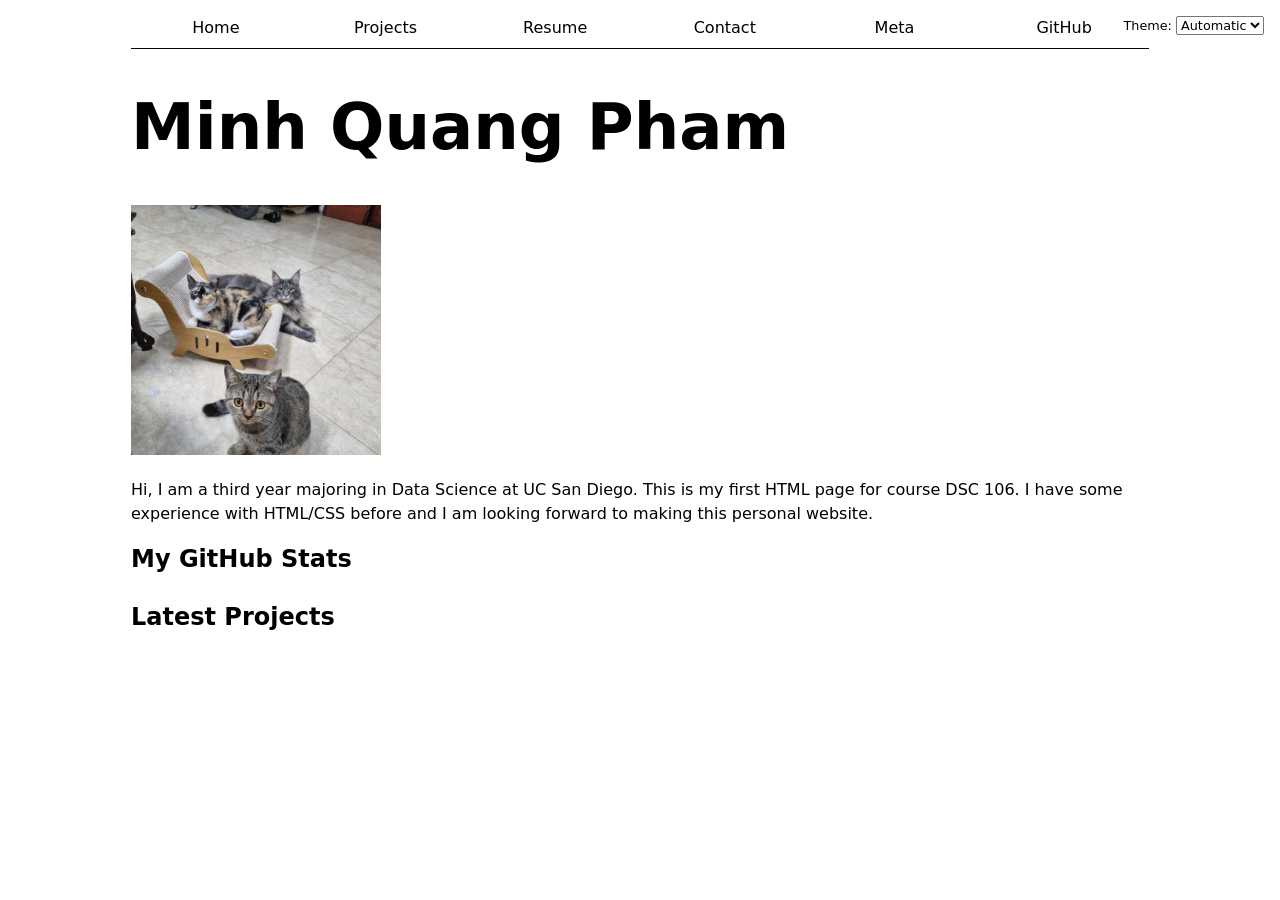
<file: index.html>
<!DOCTYPE html>
<html lang="en">
<head>
    <meta charset="UTF-8">
    <meta name="viewport" content="width=device-width, initial-scale=1.0">
    <title>Minh Quang Pham: Personal site and portfolio</title>
    <link href="style.css" rel="stylesheet"> 
    <script src="global.js" type="module"></script>
    <script src="index.js" type="module" defer></script>
</head>
<body>
    <h1>Minh Quang Pham</h1>
    <img src="images/cats.jpg" alt="A picture of my three cute cats" width="250" height="250" />
    <p>Hi, I am a third year majoring in Data Science at UC San Diego.
    This is my first HTML page for course DSC 106. 
    I have some experience with HTML/CSS before and I am looking forward to making this personal website. 
    </p>
    <h2>My GitHub Stats</h2>
    <div id="profile-stats"></div>
    <h2>Latest Projects</h2>
    <div class="projects"></div>
</body>
</html>
</file>
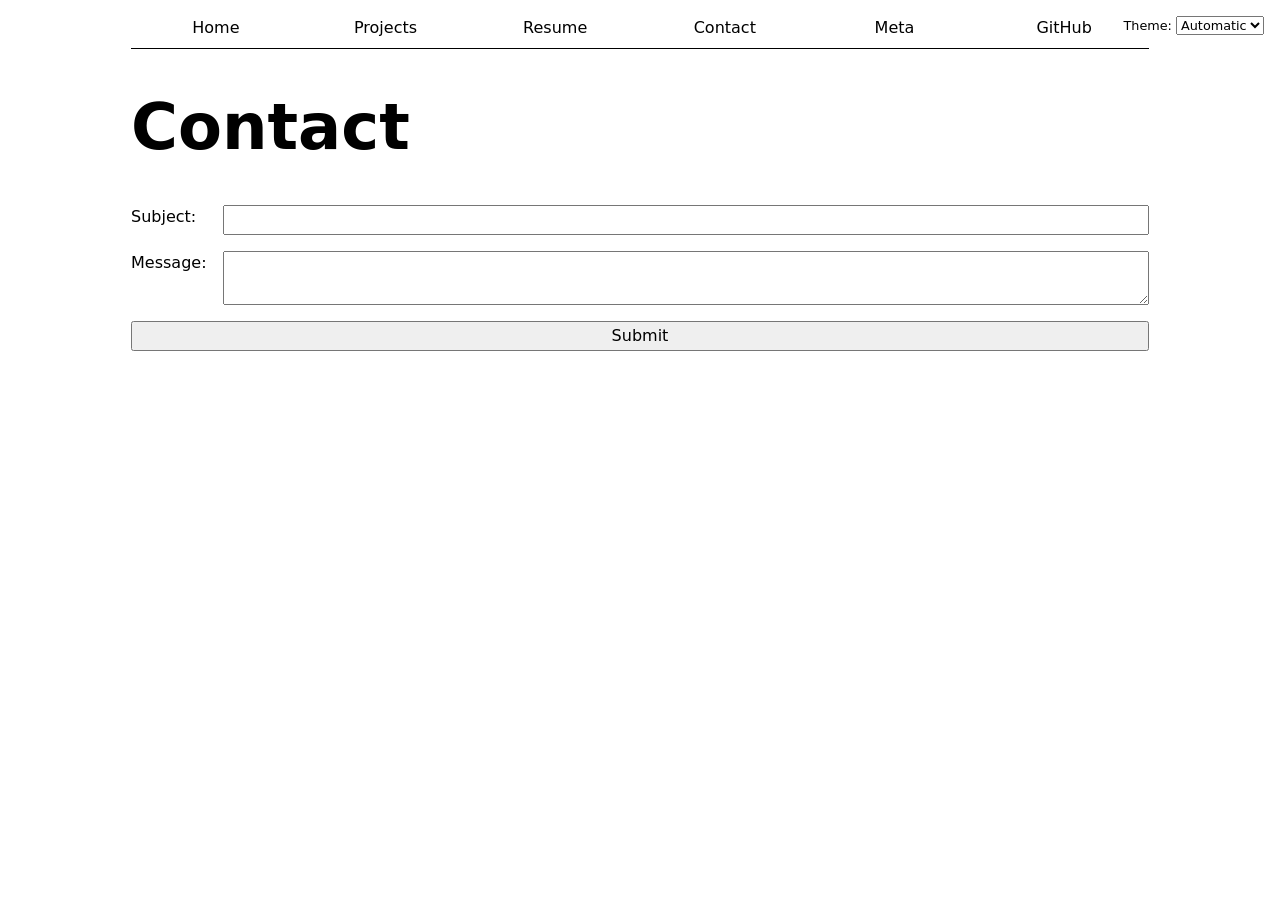
<file: contact/index.html>
<!DOCTYPE html>
<html lang="en">
<head>
    <meta charset="UTF-8">
    <meta name="viewport" content="width=device-width, initial-scale=1.0">
    <title>Minh Quang Pham: Contact</title>
    <link href="../style.css" rel="stylesheet">
    <script src="../global.js" type="module"></script>
</head>
<body>
    <h1>Contact</h1>
    <form action="mailto:minh24y5@gmail.com">
        <label for="subject">Subject:
            <input name="subject">
        </label>
        <label for="body">Message:
            <textarea name="body"></textarea>
        </label>
        <button>Submit</button>
    </form>
</body>
</html>
</file>
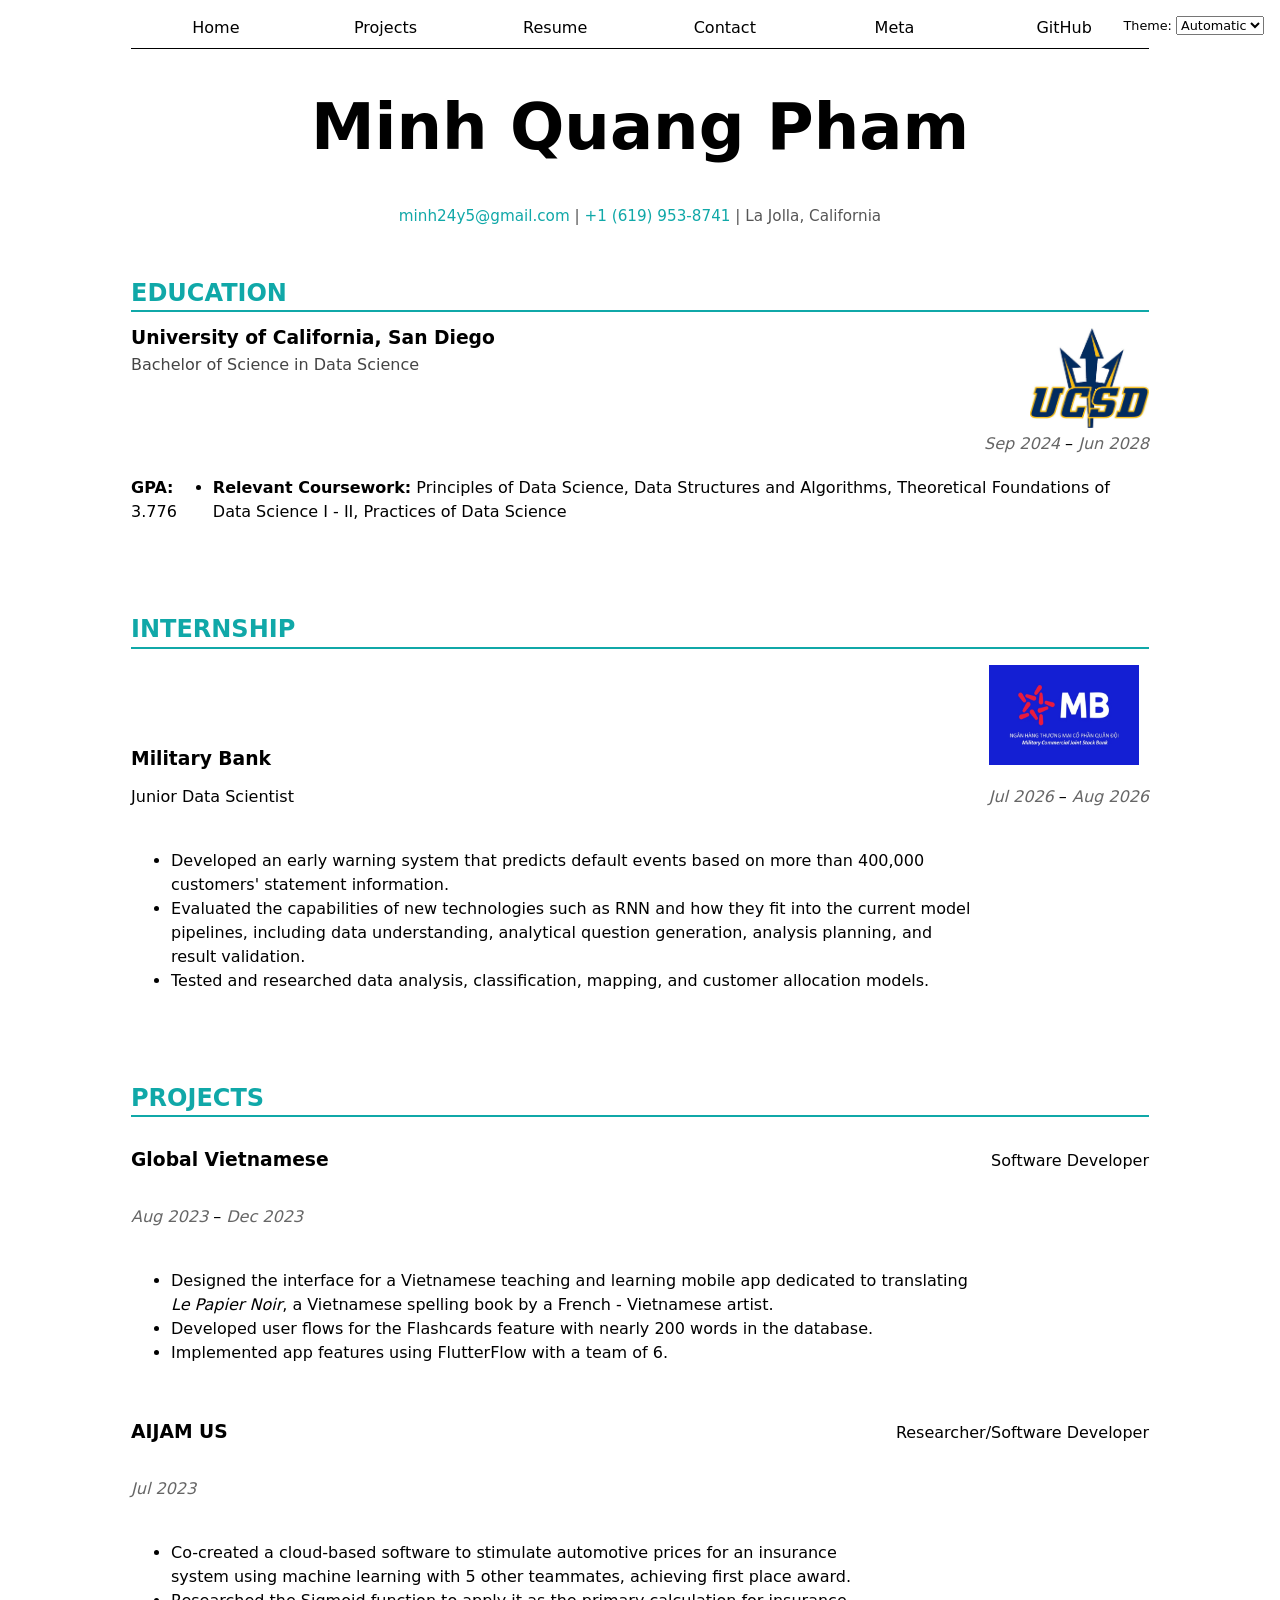
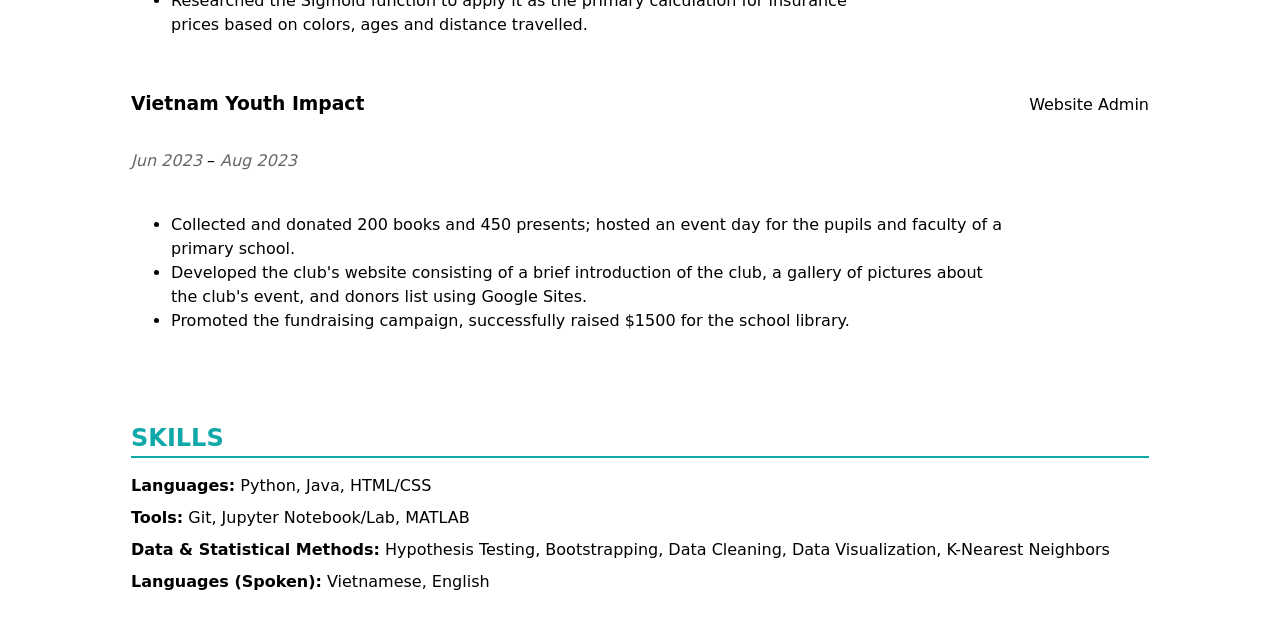
<file: resume/index.html>
<!DOCTYPE html>
<html lang="en">
<head>
    <meta charset="UTF-8">
    <meta name="viewport" content="width=device-width, initial-scale=1.0">
    <title>Minh Quang Pham: Resume</title>
    <link href="../style.css" rel="stylesheet">
    <script src="../global.js" type="module"></script>
</head>
<body>
    <header id="resume_head">
        <h1>Minh Quang Pham</h1>
        <p>
            <a href="mailto:minh24y5@gmail.com">minh24y5@gmail.com</a> | 
            <a href="tel:+16199538741">+1 (619) 953-8741</a> | 
            La Jolla, California
        </p>
    </header>

    <main id="resume">
        <section id="education">
            <h2>EDUCATION</h2>
            <article>
                <header>
                    <div class="title-info">
                        <h3>University of California, San Diego</h3>
                        <p>Bachelor of Science in Data Science</p>
                    </div>

                    <div class="meta-info">
                        <img src="../images/ucsd.jpg" alt="UCSD logo" width="150" height="100"/>
                        <p>
                            <time datetime="2024-09">Sep 2024</time> &ndash; <time datetime="2028-06">Jun 2028</time>
                        </p>
                    </div>
                </header>

                <p><strong>GPA:</strong> 3.776</p>
                <ul>
                    <li><strong>Relevant Coursework:</strong> Principles of Data Science, Data Structures and Algorithms, Theoretical Foundations of Data Science I - II, Practices of Data Science</li>
                </ul>
            </article>
        </section>

        <section id="internship">
            <h2>INTERNSHIP</h2>
            <article>
                <header>
                    <h3>Military Bank</h3>
                    <img src="../images/mb.png" alt="Military Bank symbol" width="150" height="100" />
                    <p>Junior Data Scientist</p>
                    <p>
                        <time datetime="2026-07">Jul 2026</time> &ndash; <time datetime="2026-08">Aug 2026</time>
                    </p>
                </header>
                <ul>
                    <li>Developed an early warning system that predicts default events based on more than 400,000 customers' statement information.</li>
                    <li>Evaluated the capabilities of new technologies such as RNN and how they fit into the current model pipelines, including data understanding, analytical question generation, analysis planning, and result validation.</li>
                    <li>Tested and researched data analysis, classification, mapping, and customer allocation models.</li>
                </ul>
            </article>
        </section>

        <section id="projects">
            <h2>PROJECTS</h2>
            
            <article>
                <header>
                    <h3>Global Vietnamese</h3>
                    <p>Software Developer</p>
                    <p>
                        <time datetime="2023-08">Aug 2023</time> &ndash; <time datetime="2023-12">Dec 2023</time>
                    </p>
                </header>
                <ul>
                    <li>Designed the interface for a Vietnamese teaching and learning mobile app dedicated to translating <em>Le Papier Noir</em>, a Vietnamese spelling book by a French - Vietnamese artist.</li>
                    <li>Developed user flows for the Flashcards feature with nearly 200 words in the database.</li>
                    <li>Implemented app features using FlutterFlow with a team of 6.</li>
                </ul>
            </article>

            <article>
                <header>
                    <h3>AIJAM US</h3>
                    <p>Researcher/Software Developer</p>
                    <p>
                        <time datetime="2023-07">Jul 2023</time>
                    </p>
                </header>
                <ul>
                    <li>Co-created a cloud-based software to stimulate automotive prices for an insurance system using machine learning with 5 other teammates, achieving first place award.</li>
                    <li>Researched the Sigmoid function to apply it as the primary calculation for insurance prices based on colors, ages and distance travelled.</li>
                </ul>
            </article>

            <article>
                <header>
                    <h3>Vietnam Youth Impact</h3>
                    <p>Website Admin</p>
                    <p>
                        <time datetime="2023-06">Jun 2023</time> &ndash; <time datetime="2023-08">Aug 2023</time>
                    </p>
                </header>
                <ul>
                    <li>Collected and donated 200 books and 450 presents; hosted an event day for the pupils and faculty of a primary school.</li>
                    <li>Developed the club's website consisting of a brief introduction of the club, a gallery of pictures about the club's event, and donors list using Google Sites.</li>
                    <li>Promoted the fundraising campaign, successfully raised $1500 for the school library.</li>
                </ul>
            </article>
        </section>

        <section id="skills">
            <h2>SKILLS</h2>
            <ul>
                <li><strong>Languages:</strong> Python, Java, HTML/CSS</li>
                <li><strong>Tools:</strong> Git, Jupyter Notebook/Lab, MATLAB</li>
                <li><strong>Data &amp; Statistical Methods:</strong> Hypothesis Testing, Bootstrapping, Data Cleaning, Data Visualization, K-Nearest Neighbors</li>
                <li><strong>Languages (Spoken):</strong> Vietnamese, English</li>
            </ul>
        </section>
    </main>
</body>
</html>
</file>
<file: style.css>
html {
  --color-accent: oklch(66.343% 0.11111 194.847);
  accent-color: var(--color-accent);
}

h1, h2, h3, h4, h5, h6 {
  line-height: 1.1;         
  text-wrap: balance;
}

h1 {
  font-size: 4rem;
}

body {
  /* Set line height to 1.5 times the font size
	   and use the OS’s UI font as the website font
	 */
  font: 100%/1.5 system-ui;

  max-width: 100ch;
  margin-inline: max(1em, (100% - 100ch) / 2);
}

nav {
  --border-color: oklch(50% 10% 200 / 40%);
  
  display: flex;
  margin-bottom: 1.5rem;
  border-bottom: 1px solid;

  ul, li {
    display: contents;
  }

  a {
    flex: 1;
    text-decoration: none;
    color: inherit;
    text-align: center;
    padding: 0.5em;

    &.current {
      border-bottom: 0.4em solid var(--border-color);
    }

    &:hover {
      border-bottom: 0.4em solid var(--color-accent);
      background-color: color-mix(in oklch, var(--color-accent), canvas 85%);
    }
  }
}

input, textarea, button, select {
  font: inherit;
}

form {
  display: grid;
  grid-template-columns: auto 1fr;
  gap: 1em;

  label {
    display: grid;
    grid-template-columns: subgrid;
    grid-column: 1 / -1;
  }

  button {
    grid-column: 1 / -1;
  }
}

.projects {
  display: grid;
  grid-template-columns: repeat(auto-fill, minmax(15em, 1fr));
  gap: 1em;

  article {
    grid-template-rows: subgrid;
    grid-row: span 3;

    h2 {
      margin: 0;
      padding-bottom: 0.25em;
      overflow: visible;
    }

    img {
      display: block;
      width: 100%;
      aspect-ratio: 2 / 1;
      object-fit: cover;
    }
  }

  .project-year {
    display: block;
    font-family: Baskerville, 'Palatino Linotype', Georgia, serif;
    font-style: italic;
    font-variant-numeric: oldstyle-nums;
    color: #3f495e;
  }
}

#projects-pie-plot {
  flex: 1;
  max-width: 20em;
  min-width: 0;
  overflow: visible;
}

.legend {
  flex: 1;                 
  min-width: 0;            
  display: grid;
  grid-template-columns: repeat(auto-fill, minmax(8em, 1fr));
  gap: 0.5em;
  list-style: none;
  padding: 1em;
  border: 1px solid #ccc;
}

.legend-item {
  display: flex;
  align-items: center;
  gap: 0.5em;
}

.swatch {
  display: inline-block;
  width: 1em;
  aspect-ratio: 1 / 1;
  background-color: var(--color);
  border-radius: 50%;
}

#resume {
  display: flex;
  flex-direction: column;
  gap: 2rem;

  section h2 {
    color: var(--color-accent);
    border-bottom: 2px solid var(--color-accent);
    padding-bottom: 0.25rem;
    margin-bottom: 1rem;
  }

  article {
    display: grid;
    grid-template-columns: 1fr auto;
    gap: 0.5rem 1rem;
    margin-bottom: 1.5rem;

    header {
      grid-column: 1 / -1;
      display: grid;
      grid-template-columns: subgrid;
      align-items: baseline;

      h3 {
        margin: 0;
      }

      time {
        font-style: italic;
        color: #666;
      }
    }
  }

  #skills ul {
    list-style-type: none;
    padding: 0;

    li {
      margin-bottom: 0.5rem;
    }
  }
}

#resume_head {
  text-align: center;
  margin-bottom: 2rem;

  p {
    font-size: 0.95rem;
    color: #555;
    margin-top: 0.5rem;

    a {
      color: var(--color-accent);
      text-decoration: none;

      &:hover {
        text-decoration: underline;
      }
    }
  }
}

#education article {
  margin-bottom: 1.5rem;

  header {
    display: flex;
    justify-content: space-between;
    align-items: flex-start;
    gap: 1rem;
    margin-bottom: 0.5rem;

    .title-info {
      h3 {
        margin: 0;
      }

      p {
        margin: 0.25rem 0 0 0;
        color: #444;
      }
    }

    .meta-info {
      display: flex;
      flex-direction: column;
      align-items: flex-end; 
      text-align: right;

      img {
        max-height: 100px;
        width: auto;
        margin-bottom: 0.25rem;
      }

      p {
        margin: 0;

        time {
          font-style: italic;
          color: #666;
        }
      }
    }
  }

  p {
    margin: 0.25rem 0;
  }

  ul {
    margin-top: 0.25rem;
    padding-left: 1.25rem;
  }
}

.color-scheme {
  position: absolute;
  top: 1rem;
  right: 1rem;
  font-size: 80%;
}

#profile-stats {
    margin-block: 2rem;

  h2 {
    margin: 0 0 1rem;
    font-size: 1.5rem;
    font-weight: 700;
  }

  dl {
    display: grid;
    grid-template-columns: repeat(4, 1fr);
    gap: 0.25rem 1rem;
    margin: 0;
  }

  dt {
    grid-row: 1;
    font-size: 0.8rem;
    text-transform: uppercase;
    color: #4e5666;
  }

  dd {
    grid-row: 2;
    margin: 0;
    font-size: clamp(1.25rem, 4vw, 2.25rem);
    font-weight: 400;
    line-height: 1.1;
  }
}

.container {
  display: flex;
  align-items: center;
  gap: 2em;
}

.searchBar {
  display: block;
  width: 100%;
  box-sizing: border-box;
  margin-top: 2em;
  margin-bottom: 1em;
  padding: 0.5em 0.75em;
  font-size: 1rem;
}

&:has(path:hover) {
  path:not(:hover) {
    opacity: 0.5;
  }
}

path {
  transition: 300ms;
}

.selected {
  --color: oklch(60% 45% 0) !important;

  &:is(path) {
    fill: var(--color);
  }
}

#stats {
  margin-block: 2rem;

  h2 {
    margin: 0 0 1rem;
    font-size: 1.5rem;
    font-weight: 700;
  }

  dl {
    display: grid;
    grid-template-columns: repeat(4, 1fr);
    gap: 0.25rem 1rem;
    margin: 0;
  }

  dt {
    grid-row: 1;
    font-size: 0.8rem;
    text-transform: uppercase;
  }

  dd {
    grid-row: 2;
    margin: 0;
    font-size: clamp(1.25rem, 4vw, 2.25rem);
    font-weight: 400;
    line-height: 1.1;
  }
}

#chart .gridlines line {
  stroke: #999;
  stroke-opacity: 0.6;
  stroke-width: 0.5;
}
#chart .gridlines path {
  stroke: none;
}

dl.info {
  display: grid;
  grid-template-columns: auto 1fr; 
  gap: 0.25em 1em;
  margin: 0;
}

dl.info dt {
  grid-column: 1;
  margin: 0;
  color: #666;         
  font-size: 0.85em;
  text-transform: uppercase;
  letter-spacing: 0.05em;
}

dl.info dd {
  grid-column: 2;
  margin: 0;
  font-weight: 600;    
}

.tooltip {
  position: fixed;
  top: 1em;
  left: 1em;
  z-index: 10;
  pointer-events: none;

  padding: 0.75em 1em;
  background-color: rgba(255, 255, 255, 0.8);
  border-radius: 8px;
  box-shadow: 0 4px 12px rgba(0, 0, 0, 0.15);
  backdrop-filter: blur(6px);
  -webkit-backdrop-filter: blur(6px);

  opacity: 0;
  visibility: hidden;
  transition: opacity 0.35s ease, visibility 0.35s;
}

.tooltip.visible {
  opacity: 1;
  visibility: visible;
}

circle {
  @starting-style {
  r: 0;
  }

  transition: all 100ms, r calc(var(--r) * 100ms);
  transform-origin: center;
  transform-box: fill-box;
}

circle.selected {
  fill: #ff6b6b;
}

circle:hover {
  transform: scale(1.5);
}

@keyframes marching-ants {
  to {
    stroke-dashoffset: -8; /* 5 + 3 */
  }
}

.selection {
  fill-opacity: 0.1;
  stroke: black;
  stroke-opacity: 0.7;
  stroke-dasharray: 5 3;
  animation: marching-ants 2s linear infinite;
}

#language-breakdown {
  display: grid;
  grid-template-columns: repeat(auto-fit, minmax(10em, 1fr));
  gap: 1em;
  margin: 0.5em 0 0;

  dt {
    grid-row: 1;             
    margin: 0;
    font-size: 3em;
    text-transform: uppercase;
    letter-spacing: 0.05em;
    font-weight: 500;
  }

  dd {
    grid-row: 2;              
    margin: 0;
    font-size: 1.5em;
    font-weight: 350;
  }
}

.description-link {
  color: inherit;
  text-decoration: none;
}

.description-link:hover, .description-link:focus-visible {
  text-decoration: underline;
}

.slider-container {
  display: flex;
  align-items: baseline;
  
  label {
    flex: 1;
    display: flex;
    align-items: baseline;
    gap: 0.5em;
  }

  time {
    margin-left: auto;
  }

  input[type='range'] {
  flex: 1;
  }
}

#files {
  display: grid;
  grid-template-columns: 1fr 4fr;

  .loc {
    display: flex;
    width: 0.5em;
    aspect-ratio: 1;
    background: var(--color);
    border-radius: 50%;
  }

  > div {
    grid-column: 1 / -1;
    display: grid;
    grid-template-columns: subgrid;
  }

  dt {
    grid-column: 1;
  }

  dd {
    grid-column: 2;
    display: flex;
    flex-wrap: wrap;
    align-items: start;
    align-content: start;
    gap: 0.15em;
    padding-top: 0.6em;
    margin-left: 0;
  }
}

#scrolly-1 {
  position: relative;
  display: flex;
  gap: 1rem;

  > * {
    flex: 1;
  }
}

#scatter-story {
  position: relative;
}

#scatter-plot {
  position: sticky;
  top: 0;
  left: 0;
  bottom: auto;
  height: 50vh;
}
</file>
